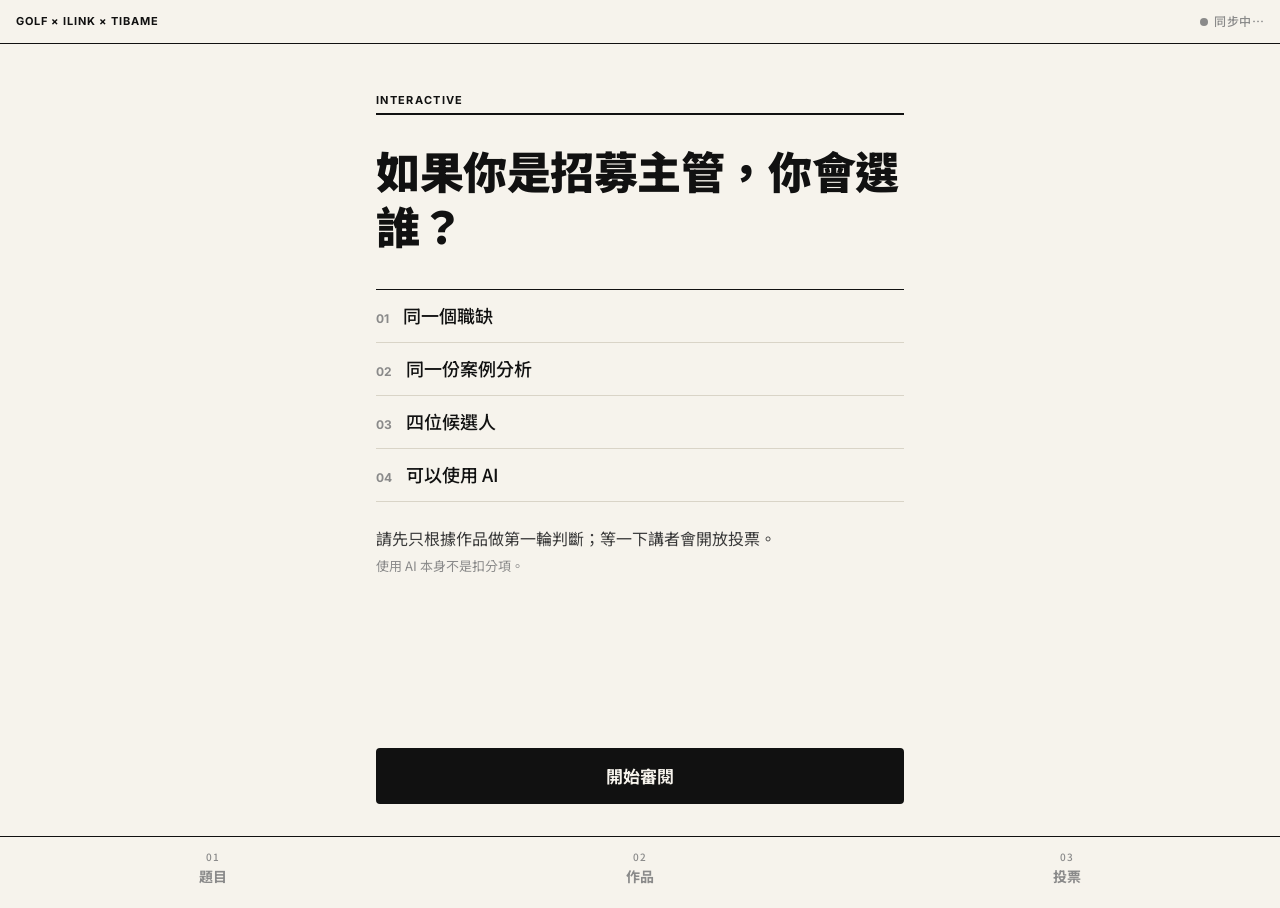
<file: index.html>
<!DOCTYPE html>
<html lang="zh-Hant">
<head>
  <meta charset="utf-8">
  <meta name="viewport" content="width=device-width, initial-scale=1, viewport-fit=cover">
  <meta name="theme-color" content="#F6F3EC">
  <meta name="robots" content="noindex">
  <title>你會選誰？｜AI 無法取代的能力</title>
  <link rel="preconnect" href="https://fonts.googleapis.com">
  <link rel="preconnect" href="https://fonts.gstatic.com" crossorigin>
  <link href="https://fonts.googleapis.com/css2?family=Inter:wght@500;700&family=Noto+Sans+TC:wght@900&display=swap" rel="stylesheet">
  <link rel="stylesheet" href="css/app.css">
  <link rel="icon" href="data:image/svg+xml,%3Csvg xmlns='http://www.w3.org/2000/svg' viewBox='0 0 64 64'%3E%3Crect width='64' height='64' fill='%23FFD400'/%3E%3Ctext x='32' y='46' font-size='40' font-family='Helvetica,Arial' font-weight='700' text-anchor='middle' fill='%23111'%3E%3F%3C/text%3E%3C/svg%3E">
</head>
<body>
  <header class="topbar">
    <div class="topbar__event" id="topbar-event">GOLF × iLink × TibaMe</div>
    <div class="topbar__status" id="topbar-status"><span class="dot"></span><span id="topbar-status-text">連線中…</span></div>
  </header>

  <main id="view" class="view" aria-live="polite"></main>

  <nav class="tabs" id="tabs">
    <a href="#/brief" data-tab="brief"><span class="tabs__k">01</span>題目</a>
    <a href="#/cases" data-tab="cases"><span class="tabs__k">02</span>作品</a>
    <a href="#/vote" data-tab="vote"><span class="tabs__k">03</span>投票<span class="tabs__lock" id="vote-lock" aria-hidden="true"></span></a>
  </nav>

  <div class="toast" id="toast" role="status" hidden>
    <span id="toast-text"></span>
    <button type="button" id="toast-btn"></button>
  </div>

  <div class="lightbox" id="lightbox" hidden>
    <button type="button" class="lightbox__close" id="lightbox-close" aria-label="關閉">✕</button>
    <div class="lightbox__scroll"><img id="lightbox-img" alt=""></div>
  </div>

  <script src="config.js"></script>
  <script type="module" src="js/app.js"></script>
</body>
</html>
</file>
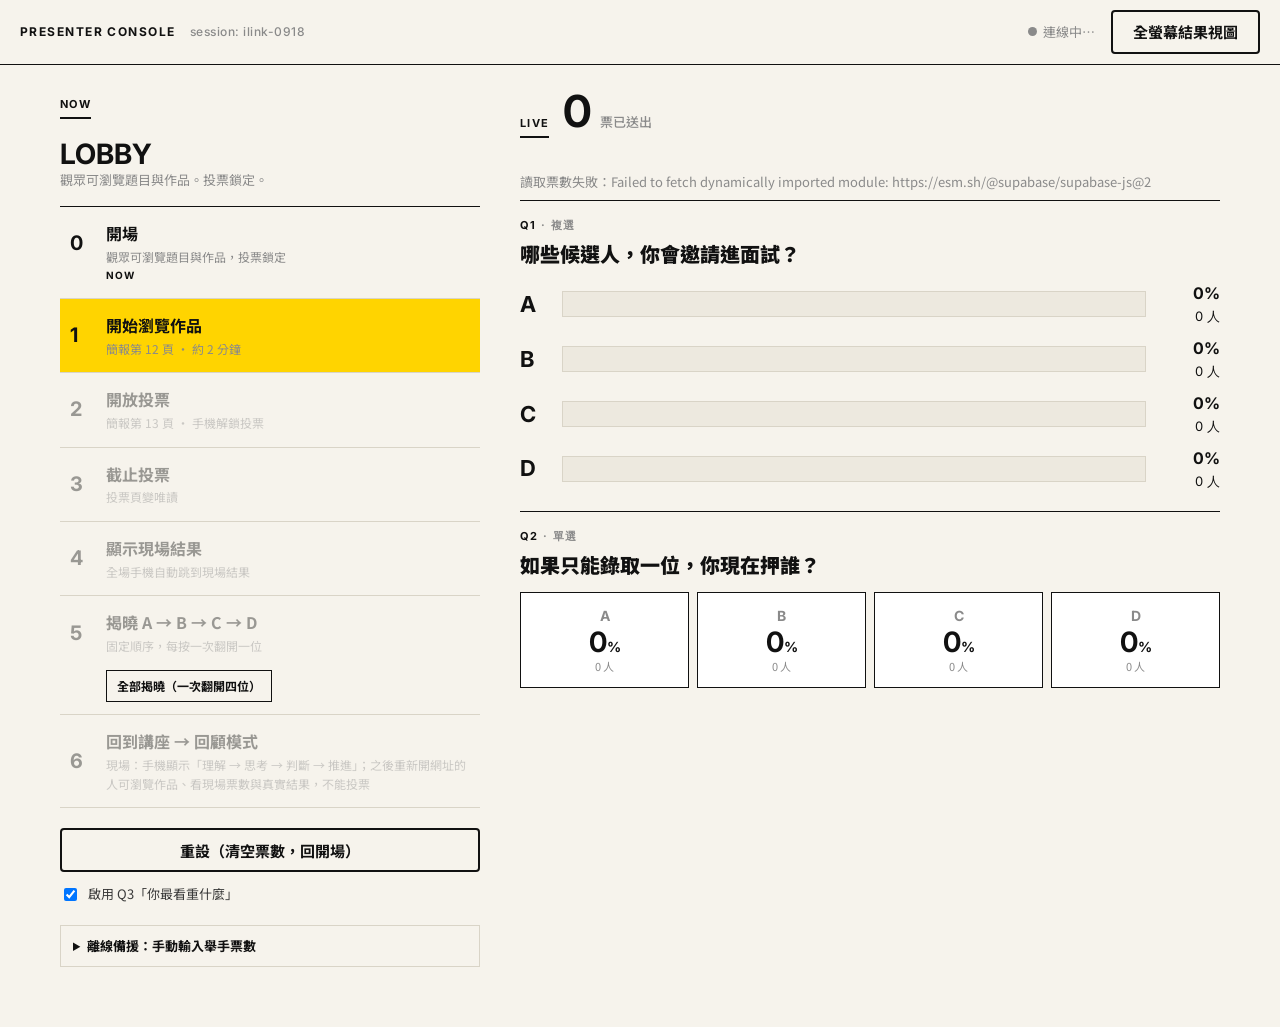
<file: presenter.html>
<!DOCTYPE html>
<html lang="zh-Hant">
<head>
  <meta charset="utf-8">
  <meta name="viewport" content="width=device-width, initial-scale=1">
  <meta name="robots" content="noindex">
  <title>Presenter｜你會選誰？</title>
  <link rel="preconnect" href="https://fonts.googleapis.com">
  <link rel="preconnect" href="https://fonts.gstatic.com" crossorigin>
  <link href="https://fonts.googleapis.com/css2?family=Inter:wght@500;700&family=Noto+Sans+TC:wght@900&display=swap" rel="stylesheet">
  <link rel="stylesheet" href="css/app.css">
  <link rel="stylesheet" href="css/presenter.css">
</head>
<body class="pr">
  <header class="pr__bar">
    <div class="pr__brand">PRESENTER CONSOLE <span id="pr-session"></span></div>
    <div class="pr__conn"><span class="dot" id="pr-dot"></span><span id="pr-conn">連線中…</span></div>
    <button type="button" class="btn btn--sm btn--ghost" id="btn-screen">全螢幕結果視圖</button>
  </header>

  <main class="pr__main">
    <section class="pr__col pr__col--ctl">
      <div class="pr__phase">
        <div class="eyebrow">NOW</div>
        <div class="pr__phase-name" id="pr-phase">—</div>
        <div class="muted" id="pr-phase-note"></div>
      </div>

      <ol class="steps" id="steps">
        <li data-phase="lobby"><button type="button" data-act="lobby"><b>0</b> 開場<span>觀眾可瀏覽題目與作品，投票鎖定</span></button></li>
        <li data-phase="review"><button type="button" data-act="review"><b>1</b> 開始瀏覽作品<span>簡報第 12 頁 · 約 2 分鐘</span></button></li>
        <li data-phase="voting_open"><button type="button" data-act="voting_open"><b>2</b> 開放投票<span>簡報第 13 頁 · 手機解鎖投票</span></button></li>
        <li data-phase="voting_closed"><button type="button" data-act="voting_closed"><b>3</b> 截止投票<span>投票頁變唯讀</span></button></li>
        <li data-phase="results"><button type="button" data-act="results"><b>4</b> 顯示現場結果<span>全場手機自動跳到現場結果</span></button></li>
        <li data-phase="reveal"><button type="button" data-act="reveal"><b>5</b> 揭曉 A → B → C → D<span>固定順序，每按一次翻開一位</span></button>
          <div class="steps__sub"><button type="button" data-act="reveal_all">全部揭曉（一次翻開四位）</button></div></li>
        <li data-phase="bridge"><button type="button" data-act="bridge"><b>6</b> 回到講座 → 回顧模式<span>現場：手機顯示「理解 → 思考 → 判斷 → 推進」；之後重新開網址的人可瀏覽作品、看現場票數與真實結果，不能投票</span></button></li>
      </ol>

      <div class="pr__danger">
        <button type="button" class="btn btn--sm btn--ghost" id="btn-reset">重設（清空票數，回開場）</button>
        <label class="pr__q3"><input type="checkbox" id="q3-toggle" checked> 啟用 Q3「你最看重什麼」</label>
      </div>

      <details class="pr__manual">
        <summary>離線備援：手動輸入舉手票數</summary>
        <div class="manual" id="manual"></div>
        <div class="btn-row">
          <button type="button" class="btn btn--sm" id="btn-manual-apply">套用手動票數</button>
          <button type="button" class="btn btn--sm btn--ghost" id="btn-manual-clear">清除</button>
        </div>
      </details>
    </section>

    <section class="pr__col pr__col--res">
      <div class="pr__live">
        <div class="eyebrow">LIVE</div>
        <div class="pr__count"><span id="pr-n">0</span><small>票已送出</small></div>
        <div class="muted" id="pr-updated"></div>
      </div>
      <div id="pr-results"></div>
    </section>
  </main>

  <!-- fullscreen view for screen share -->
  <div class="screen" id="screen" hidden>
    <div class="screen__inner" id="screen-inner"></div>
    <div class="screen__hint">→ 下一步 · ← 上一步 · Esc 關閉</div>
  </div>

  <script src="config.js"></script>
  <script type="module" src="js/presenter.js"></script>
</body>
</html>
</file>
<file: css/app.css>
/* ─────────────────────────────────────────────────────────────
   Signal System — Yellow  (Visual Handoff v1.1)
   Warm white base · near-black type · yellow only as a signal
   ───────────────────────────────────────────────────────────── */
:root {
  --paper: #F6F3EC;
  --paper-2: #EDE9DF;
  --ink: #111111;
  --ink-2: #3A3A3A;
  --gray: #8A8A8A;
  --line: #111111;
  --line-soft: #D9D4C7;
  --yellow: #FFD400;
  --white: #FFFFFF;
  --danger: #C8321E;

  --font-tc: "PingFang TC", "Noto Sans TC", "Noto Sans CJK TC", "Microsoft JhengHei", -apple-system, system-ui, sans-serif;
  --font-en: "Inter", "Helvetica Neue", Helvetica, Arial, sans-serif;
  --font-display: "Noto Sans TC", "PingFang TC", "Noto Sans CJK TC", "Microsoft JhengHei", -apple-system, system-ui, sans-serif; /* headings only: one 900 weight webfont */

  --gutter: 16px;
  --col: 560px;
  --col-wide: 880px;
  --tabs-h: 64px;
  --top-h: 44px;
  --radius: 4px;
}

* { box-sizing: border-box; }
html { -webkit-text-size-adjust: 100%; }
body {
  margin: 0;
  background: var(--paper);
  color: var(--ink);
  font-family: var(--font-tc);
  font-size: 16px;
  line-height: 1.55;
  padding-bottom: calc(var(--tabs-h) + env(safe-area-inset-bottom));
  -webkit-font-smoothing: antialiased;
}
a { color: inherit; }
button { font: inherit; color: inherit; cursor: pointer; }
img { display: block; max-width: 100%; }
[hidden] { display: none !important; }

/* ── top bar ───────────────────────────────────────────────── */
.topbar {
  position: sticky; top: 0; z-index: 20;
  height: var(--top-h);
  display: flex; align-items: center; justify-content: space-between;
  padding: 0 var(--gutter);
  background: var(--paper);
  border-bottom: 1px solid var(--line);
  font-family: var(--font-en);
  font-size: 11px; font-weight: 700; letter-spacing: .08em; text-transform: uppercase;
}
.topbar__status { display: flex; align-items: center; gap: 6px; color: var(--gray); font-weight: 500; letter-spacing: .04em; text-transform: none; font-family: var(--font-tc); font-size: 12px; }
.topbar__status .dot { width: 8px; height: 8px; border-radius: 50%; background: var(--gray); }
.topbar__status.is-live .dot { background: #1E9E4A; }
.topbar__status.is-open .dot { background: var(--yellow); box-shadow: 0 0 0 2px var(--ink); }
.topbar__status.is-off .dot { background: var(--danger); }

/* ── layout ────────────────────────────────────────────────── */
.view { max-width: var(--col); margin: 0 auto; padding: 28px var(--gutter) 40px; }
.view--wide { max-width: var(--col-wide); }
@media (min-width: 768px) { .view { padding-top: 48px; } }

.eyebrow {
  font-family: var(--font-en); font-size: 11px; font-weight: 700;
  letter-spacing: .12em; text-transform: uppercase; color: var(--ink);
  display: inline-block; border-bottom: 2px solid var(--ink); padding-bottom: 4px; margin: 0 0 20px; white-space: nowrap;
}
h1 { font-family: var(--font-display); font-size: 28px; line-height: 1.25; font-weight: 900; margin: 0 0 12px; letter-spacing: -.01em; }
h2 { font-size: 20px; font-weight: 700; margin: 0 0 8px; }
.sub { color: var(--ink-2); margin: 0 0 24px; }
.muted { color: var(--gray); font-size: 13px; }
.rule { border: 0; border-top: 1px solid var(--line); margin: 28px 0; }
.rule--soft { border-top-color: var(--line-soft); }
@media (min-width: 768px) { h1 { font-size: 36px; } }

/* ── buttons ───────────────────────────────────────────────── */
.btn {
  display: inline-flex; align-items: center; justify-content: center; gap: 8px;
  width: 100%; min-height: 56px; padding: 0 20px;
  background: var(--ink); color: var(--paper);
  border: 2px solid var(--ink); border-radius: var(--radius);
  font-size: 17px; font-weight: 700; text-decoration: none;
  transition: transform .06s ease;
}
.btn:active { transform: scale(.985); }
.btn--yellow { background: var(--yellow); color: var(--ink); border-color: var(--ink); }
.btn--ghost { background: transparent; color: var(--ink); }
.btn--sm { min-height: 44px; font-size: 15px; width: auto; }
.btn[disabled] { opacity: .35; cursor: not-allowed; }
.btn-row { display: flex; gap: 10px; }
.btn-row .btn { flex: 1; }

/* ── intro ─────────────────────────────────────────────────── */
.intro { min-height: calc(100vh - var(--top-h) - var(--tabs-h) - 80px); display: flex; flex-direction: column; }
.intro h1 { font-size: 34px; margin-top: 8px; }
.intro__setup { list-style: none; padding: 0; margin: 24px 0; border-top: 1px solid var(--line); }
.intro__setup li { padding: 12px 0; border-bottom: 1px solid var(--line-soft); font-size: 18px; font-weight: 500; display: flex; gap: 14px; align-items: baseline; }
.intro__setup li::before { content: counter(item, decimal-leading-zero); counter-increment: item; font-family: var(--font-en); font-size: 12px; font-weight: 700; color: var(--gray); }
.intro__setup { counter-reset: item; }
.intro__note { font-size: 16px; color: var(--ink-2); margin: 0 0 6px; }
.intro__foot { color: var(--gray); font-size: 13px; margin: 0 0 28px; }
.intro .btn { margin-top: auto; }
@media (min-width: 768px) { .intro h1 { font-size: 44px; } }

/* ── brief ─────────────────────────────────────────────────── */
.brief__sec { border-top: 1px solid var(--line); padding: 16px 0 18px; display: grid; grid-template-columns: 56px 1fr; gap: 12px; }
.brief__k { font-weight: 700; font-size: 14px; padding-top: 2px; }
.brief__v { margin: 0; }
.brief__v ul { margin: 0; padding: 0; list-style: none; }
.brief__v li { padding: 4px 0; }
.brief__v li b { font-weight: 700; }
.brief .btn { margin-top: 20px; }

/* ── gallery ───────────────────────────────────────────────── */
.grid { display: grid; grid-template-columns: 1fr 1fr; gap: 12px; }
@media (min-width: 768px) { .grid { grid-template-columns: repeat(4, 1fr); gap: 16px; } }
.card {
  display: flex; flex-direction: column; text-decoration: none;
  background: var(--white); border: 1px solid var(--line);
  min-height: 100%;
}
.card__thumb { aspect-ratio: 16 / 9; overflow: hidden; border-bottom: 1px solid var(--line); background: var(--paper-2); }
.card__thumb img { width: 100%; height: 100%; object-fit: cover; }
.card__body { padding: 12px 12px 14px; display: flex; flex-direction: column; gap: 8px; flex: 1; }
.card__head { display: flex; align-items: baseline; justify-content: space-between; }
.card__idx { font-family: var(--font-en); font-size: 34px; font-weight: 700; line-height: 1; }
.card__pages { font-size: 12px; color: var(--gray); }
.card__tags { display: flex; flex-wrap: wrap; gap: 4px; margin: 0; padding: 0; list-style: none; }
.card__tags li { font-size: 11px; line-height: 1.3; padding: 3px 6px; border: 1px solid var(--line-soft); color: var(--ink-2); }
.card__cta { margin-top: auto; font-size: 13px; font-weight: 700; padding-top: 6px; }
.card__cta::after { content: " →"; }
.gallery__hint { margin-top: 24px; color: var(--gray); font-size: 13px; text-align: center; }

/* ── case viewer ───────────────────────────────────────────── */
.case__head { display: flex; align-items: flex-end; justify-content: space-between; gap: 12px; margin-bottom: 8px; }
.case__idx { font-family: var(--font-en); font-size: 56px; font-weight: 700; line-height: .9; }
.case__meta { text-align: right; font-size: 13px; color: var(--gray); padding-bottom: 6px; }
.case__meta b { color: var(--ink); font-size: 16px; }
.case__sum { color: var(--ink-2); font-size: 14px; margin: 0 0 12px; }
.case__tags { display: flex; flex-wrap: wrap; gap: 6px; margin: 0 0 24px; padding: 0; list-style: none; }
.case__tags li { font-size: 12px; padding: 4px 8px; border: 1px solid var(--line-soft); }

.qr-label { display: flex; justify-content: space-between; align-items: baseline; font-family: var(--font-en); font-size: 11px; font-weight: 700; letter-spacing: .1em; text-transform: uppercase; margin-bottom: 8px; }
.qr-label span:last-child { color: var(--gray); font-weight: 500; letter-spacing: .04em; }

.strip { display: flex; gap: 10px; overflow-x: auto; scroll-snap-type: x mandatory; -webkit-overflow-scrolling: touch; margin: 0 calc(-1 * var(--gutter)); padding: 0 var(--gutter) 6px; scrollbar-width: none; }
.strip::-webkit-scrollbar { display: none; }
.strip__item { flex: 0 0 88%; scroll-snap-align: center; }
@media (min-width: 768px) { .strip__item { flex-basis: 64%; } }
.strip__img { border: 1px solid var(--line); background: var(--paper-2); aspect-ratio: 16 / 9; }
.strip__img img { width: 100%; height: 100%; object-fit: contain; background: var(--white); }
.strip__cap { font-size: 12px; color: var(--ink-2); margin-top: 6px; display: flex; gap: 8px; }
.strip__cap b { font-family: var(--font-en); color: var(--gray); font-weight: 700; }
.strip__dots { display: flex; justify-content: center; gap: 6px; margin: 10px 0 0; }
.strip__dots i { width: 6px; height: 6px; border-radius: 50%; background: var(--line-soft); }
.strip__dots i.is-on { background: var(--ink); }

.pages { display: grid; gap: 12px; margin-top: 8px; }
.page { border: 1px solid var(--line); background: var(--white); }
.page img { width: 100%; aspect-ratio: 16 / 9; object-fit: contain; }
.page__num { font-family: var(--font-en); font-size: 11px; color: var(--gray); padding: 6px 8px; border-top: 1px solid var(--line-soft); }
.case__nav { display: flex; gap: 10px; margin-top: 28px; }
.case__nav .btn { flex: 1; }
.tap-hint { font-size: 12px; color: var(--gray); text-align: center; margin: 8px 0 0; }

/* ── vote ──────────────────────────────────────────────────── */
.q { border-top: 1px solid var(--line); padding: 20px 0 24px; }
.q__k { font-family: var(--font-en); font-size: 11px; font-weight: 700; letter-spacing: .12em; color: var(--gray); margin-bottom: 6px; }
.q__k b { color: var(--ink); }
.q__t { font-family: var(--font-display); font-size: 20px; font-weight: 900; margin: 0 0 14px; line-height: 1.35; }
.opts { display: grid; grid-template-columns: repeat(4, 1fr); gap: 8px; }
.opt {
  aspect-ratio: 1 / 1; display: flex; align-items: center; justify-content: center;
  background: var(--white); border: 2px solid var(--ink); border-radius: var(--radius);
  font-family: var(--font-en); font-size: 32px; font-weight: 700;
  transition: background .08s ease;
}
.opt[aria-pressed="true"] { background: var(--yellow); }
.opt:disabled { opacity: .45; cursor: default; }
.chips { display: flex; flex-wrap: wrap; gap: 8px; }
.chip { padding: 10px 14px; background: var(--white); border: 2px solid var(--ink); border-radius: 999px; font-size: 15px; font-weight: 500; }
.chip[aria-pressed="true"] { background: var(--yellow); }
.chip:disabled { opacity: .45; cursor: default; }
.vote__prompt { color: var(--ink-2); margin: 4px 0 20px; }
.vote__err { color: var(--danger); font-size: 14px; margin: 12px 0 0; }
.vote__summary { border: 2px solid var(--ink); padding: 16px; margin: 20px 0; background: var(--white); }
.vote__summary dl { margin: 0; display: grid; grid-template-columns: auto 1fr; gap: 6px 14px; }
.vote__summary dt { font-family: var(--font-en); font-size: 11px; font-weight: 700; letter-spacing: .1em; color: var(--gray); padding-top: 4px; }
.vote__summary dd { margin: 0; font-weight: 700; font-family: var(--font-en); font-size: 18px; }
.vote__summary dd.tc { font-family: var(--font-tc); font-size: 15px; font-weight: 500; }
.locked { text-align: center; padding: 48px 0; }
.locked__icon { width: 56px; height: 56px; margin: 0 auto 20px; border: 2px solid var(--ink); border-radius: 50%; display: flex; align-items: center; justify-content: center; font-family: var(--font-en); font-weight: 700; }

/* ── results ───────────────────────────────────────────────── */
.bars { display: grid; gap: 10px; }
.bar { display: grid; grid-template-columns: 32px 1fr 64px; align-items: center; gap: 10px; }
.bar__k { font-family: var(--font-en); font-size: 22px; font-weight: 700; }
.bar__track { height: 26px; background: var(--paper-2); border: 1px solid var(--line-soft); }
.bar__fill { height: 100%; background: var(--ink); width: 0; transition: width .5s ease; }
.bar__v { font-family: var(--font-en); font-size: 13px; text-align: right; }
.bar__v b { display: block; font-size: 16px; }
.bignums { display: grid; grid-template-columns: repeat(4, 1fr); gap: 8px; }
.bignum { border: 1px solid var(--line); background: var(--white); padding: 12px 6px; text-align: center; }
.bignum__k { font-family: var(--font-en); font-size: 14px; font-weight: 700; color: var(--gray); }
.bignum__v { font-family: var(--font-en); font-size: 28px; font-weight: 700; line-height: 1.1; }
.bignum__v small { font-size: 14px; }
.bignum__n { font-size: 11px; color: var(--gray); }
.results__n { font-family: var(--font-en); font-size: 13px; color: var(--gray); margin: 0 0 16px; }
.results__wait { margin-top: 32px; text-align: center; color: var(--gray); font-size: 14px; }
.results__wait::before { content: ""; display: block; width: 32px; margin: 0 auto 10px; border-top: 2px solid var(--ink); }

/* ── reveal ────────────────────────────────────────────────── */
.rv { display: grid; grid-template-columns: 1fr 1fr; gap: 12px; }
@media (min-width: 768px) { .rv { grid-template-columns: repeat(4, 1fr); gap: 16px; } }
.rcard { border: 1px solid var(--line); background: var(--white); min-height: 210px; display: flex; flex-direction: column; padding: 12px 12px 14px; position: relative; }
.rcard__idx { font-family: var(--font-en); font-size: 34px; font-weight: 700; line-height: 1; }
.rcard__sum { font-size: 12px; color: var(--gray); margin-top: 6px; }
.rcard__body { margin-top: 12px; display: none; flex-direction: column; gap: 8px; }
.rcard.is-open .rcard__body { display: flex; }
.rcard.is-open .rcard__sum { display: none; }
.rcard__path { font-size: 12px; color: var(--ink-2); font-family: var(--font-en); }
.rcard__label { display: inline-block; align-self: flex-start; background: var(--ink); color: var(--paper); font-weight: 700; font-size: 15px; padding: 6px 10px; }
.rcard__sublabel { font-size: 11px; color: var(--gray); margin-top: -4px; }
.rcard__why { font-size: 13px; line-height: 1.5; }
.rcard__line { font-size: 13px; font-weight: 700; margin-top: auto; padding-top: 8px; border-top: 1px solid var(--line-soft); }
.rcard.is-flip { animation: flip .45s ease; }
@keyframes flip {
  0% { background: var(--yellow); transform: rotateY(90deg); }
  50% { background: var(--yellow); transform: rotateY(0); }
  100% { background: var(--white); }
}
.rcard__wait { margin-top: auto; padding-top: 12px; font-size: 12px; color: var(--gray); }
.reveal__closing { font-family: var(--font-display); margin-top: 24px; background: var(--yellow); border: 2px solid var(--ink); padding: 18px; font-size: 19px; font-weight: 900; line-height: 1.35; }

/* ── bridge ────────────────────────────────────────────────── */
.bridge { min-height: calc(100vh - var(--top-h) - var(--tabs-h) - 80px); display: flex; flex-direction: column; justify-content: center; }
.bridge__line { font-family: var(--font-display); font-size: 26px; font-weight: 900; letter-spacing: .02em; line-height: 1.4; }
.bridge__en { font-family: var(--font-en); font-size: 12px; font-weight: 700; letter-spacing: .12em; color: var(--gray); margin-top: 10px; }
.bridge__line b { background: var(--yellow); padding: 0 4px; }
.bridge__note { color: var(--gray); margin-top: 24px; }

/* ── tabs ──────────────────────────────────────────────────── */
.tabs {
  position: fixed; left: 0; right: 0; bottom: 0; z-index: 20;
  height: calc(var(--tabs-h) + env(safe-area-inset-bottom));
  padding-bottom: env(safe-area-inset-bottom);
  display: grid; grid-template-columns: repeat(3, 1fr);
  background: var(--paper); border-top: 1px solid var(--line);
}
.tabs a { display: flex; flex-direction: column; align-items: center; justify-content: center; gap: 2px; text-decoration: none; font-family: var(--font-tc); font-size: 14px; font-weight: 700; color: var(--gray); position: relative; }
.tabs a.is-active { color: var(--ink); }
.tabs a.is-active::after { content: ""; position: absolute; top: 0; left: 20%; right: 20%; border-top: 3px solid var(--ink); }
.tabs__k { font-size: 10px; font-weight: 500; letter-spacing: .1em; }
.tabs__lock { display: none; width: 8px; height: 8px; border-radius: 50%; background: var(--yellow); border: 1px solid var(--ink); position: absolute; top: 12px; right: calc(50% - 26px); }
.tabs a.is-open .tabs__lock { display: block; }
.tabs.is-hidden { display: none; }

/* ── toast ─────────────────────────────────────────────────── */
.toast {
  position: fixed; left: var(--gutter); right: var(--gutter); bottom: calc(var(--tabs-h) + 12px + env(safe-area-inset-bottom)); z-index: 30;
  display: flex; align-items: center; justify-content: space-between; gap: 12px;
  background: var(--ink); color: var(--paper); padding: 12px 14px; font-size: 14px; font-weight: 500;
  max-width: var(--col); margin: 0 auto;
}
.toast button { background: var(--yellow); color: var(--ink); border: 0; padding: 8px 12px; font-weight: 700; font-size: 14px; white-space: nowrap; }

/* ── lightbox ──────────────────────────────────────────────── */
.lightbox { position: fixed; inset: 0; z-index: 40; background: rgba(17,17,17,.96); }
.lightbox__scroll { position: absolute; inset: 0; overflow: auto; display: flex; align-items: center; justify-content: center; padding: 8px; }
.lightbox__scroll img { max-width: 100%; max-height: 100%; object-fit: contain; }
.lightbox__close { position: absolute; top: 12px; right: 12px; z-index: 1; width: 40px; height: 40px; background: var(--paper); border: 0; font-size: 18px; font-weight: 700; }

/* ── archive notice ────────────────────────────────────────── */
.notice { border: 2px solid var(--ink); padding: 14px 16px; margin: 0 0 8px; font-size: 15px; line-height: 1.5; background: var(--white); }
.notice b { display: block; font-weight: 700; margin-bottom: 4px; }
.intro .btn-row { margin-top: auto; }
</file>
<file: css/presenter.css>
body.pr { padding-bottom: 0; }
.pr__bar { position: sticky; top: 0; z-index: 10; display: flex; align-items: center; gap: 16px; padding: 10px 20px; background: var(--paper); border-bottom: 1px solid var(--line); }
.pr__brand { font-family: var(--font-en); font-size: 12px; font-weight: 700; letter-spacing: .12em; }
.pr__brand span { color: var(--gray); font-weight: 500; letter-spacing: .04em; margin-left: 10px; }
.pr__conn { display: flex; align-items: center; gap: 6px; font-size: 13px; color: var(--gray); margin-left: auto; }
.pr__conn .dot { width: 9px; height: 9px; border-radius: 50%; background: var(--gray); }
.pr__conn.is-live .dot { background: #1E9E4A; }
.pr__conn.is-polling .dot { background: var(--yellow); border: 1px solid var(--ink); }
.pr__conn.is-off .dot { background: var(--danger); }

.pr__main { display: grid; grid-template-columns: 1fr; gap: 24px; padding: 24px 20px 60px; max-width: 1200px; margin: 0 auto; }
@media (min-width: 900px) { .pr__main { grid-template-columns: 420px 1fr; gap: 40px; } }

.pr__phase { margin-bottom: 16px; }
.pr__phase-name { font-family: var(--font-en); font-size: 28px; font-weight: 700; line-height: 1.1; }

.steps { list-style: none; margin: 0; padding: 0; border-top: 1px solid var(--line); }
.steps li { border-bottom: 1px solid var(--line-soft); }
.steps button { width: 100%; text-align: left; background: transparent; border: 0; padding: 14px 10px; display: grid; grid-template-columns: 36px 1fr; row-gap: 2px; align-items: center; font-size: 16px; font-weight: 700; opacity: .4; }
.steps button b { font-family: var(--font-en); font-size: 20px; grid-row: span 2; }
.steps button span { grid-column: 2; font-size: 12px; font-weight: 400; color: var(--gray); }
.steps li.is-next button { opacity: 1; background: var(--yellow); }
.steps li.is-done button { opacity: .7; }
.steps li.is-now button { opacity: 1; }
.steps li.is-now > button::after { content: "NOW"; grid-column: 2; font-family: var(--font-en); font-size: 10px; letter-spacing: .1em; color: var(--ink); }
.steps__sub { padding: 0 10px 12px 46px; }
.steps__sub button { width: auto; opacity: 1; padding: 6px 10px; font-size: 12px; border: 1px solid var(--ink); display: inline; }
.steps li.is-now .steps__sub button { background: var(--white); }

.pr__danger { margin-top: 20px; display: flex; flex-direction: column; gap: 12px; }
.pr__q3 { font-size: 13px; color: var(--ink-2); display: flex; gap: 8px; align-items: center; }

.pr__manual { margin-top: 20px; border: 1px solid var(--line-soft); padding: 10px 12px; font-size: 13px; }
.pr__manual summary { cursor: pointer; font-weight: 700; }
.manual { display: grid; grid-template-columns: 1fr 1fr; gap: 10px; margin: 12px 0; }
.manual label { display: flex; flex-direction: column; gap: 4px; font-family: var(--font-en); font-size: 11px; font-weight: 700; letter-spacing: .08em; color: var(--gray); }
.manual input { font: inherit; font-size: 18px; padding: 6px 8px; border: 1px solid var(--line); background: var(--white); width: 100%; }
.manual .full { grid-column: span 2; }

.pr__live { display: flex; align-items: baseline; gap: 14px; margin-bottom: 8px; flex-wrap: wrap; }
.pr__count { font-family: var(--font-en); font-size: 44px; font-weight: 700; line-height: 1; }
.pr__count small { font-family: var(--font-tc); font-size: 13px; font-weight: 500; color: var(--gray); margin-left: 8px; }
.pr__col--res .q { padding: 16px 0 20px; }

/* fullscreen result view */
.screen { position: fixed; inset: 0; z-index: 50; background: var(--paper); overflow: auto; }
.screen__inner { max-width: 1400px; margin: 0 auto; padding: 48px 56px 80px; }
.screen__hint { position: fixed; bottom: 14px; right: 20px; font-family: var(--font-en); font-size: 12px; color: var(--gray); }
.screen h1 { font-size: 56px; margin-bottom: 8px; }
.screen .sub { font-size: 22px; }
.screen .q__t { font-size: 30px; }
.screen .q__k { font-size: 14px; }
.screen .bars { gap: 16px; }
.screen .bar { grid-template-columns: 64px 1fr 120px; }
.screen .bar__k { font-size: 44px; }
.screen .bar__track { height: 44px; }
.screen .bar__v b { font-size: 30px; }
.screen .bar__v { font-size: 18px; }
.screen .bignums { gap: 16px; }
.screen .bignum { padding: 24px 12px; }
.screen .bignum__k { font-size: 24px; }
.screen .bignum__v { font-size: 72px; }
.screen .bignum__v small { font-size: 28px; }
.screen .bignum__n { font-size: 16px; }
.screen .results__n { font-size: 20px; }
.screen .rv { grid-template-columns: repeat(4, 1fr); gap: 24px; }
.screen .rcard { min-height: 380px; padding: 24px; }
.screen .rcard__idx { font-size: 88px; }
.screen .rcard__sum { font-size: 18px; }
.screen .rcard__path { font-size: 18px; }
.screen .rcard__label { font-size: 28px; padding: 10px 16px; }
.screen .rcard__sublabel { font-size: 15px; }
.screen .rcard__why { font-size: 19px; }
.screen .rcard__line { font-size: 19px; }
.screen .rcard__wait { font-size: 16px; }
.screen .reveal__closing { font-size: 38px; padding: 28px 32px; margin-top: 40px; }
.screen .screen__two { display: grid; grid-template-columns: 1fr 1fr; gap: 48px; }
.screen .bridge__line { font-size: 64px; }
.screen .bridge__en { font-size: 20px; }
.screen .bridge { min-height: 60vh; }
</file>
